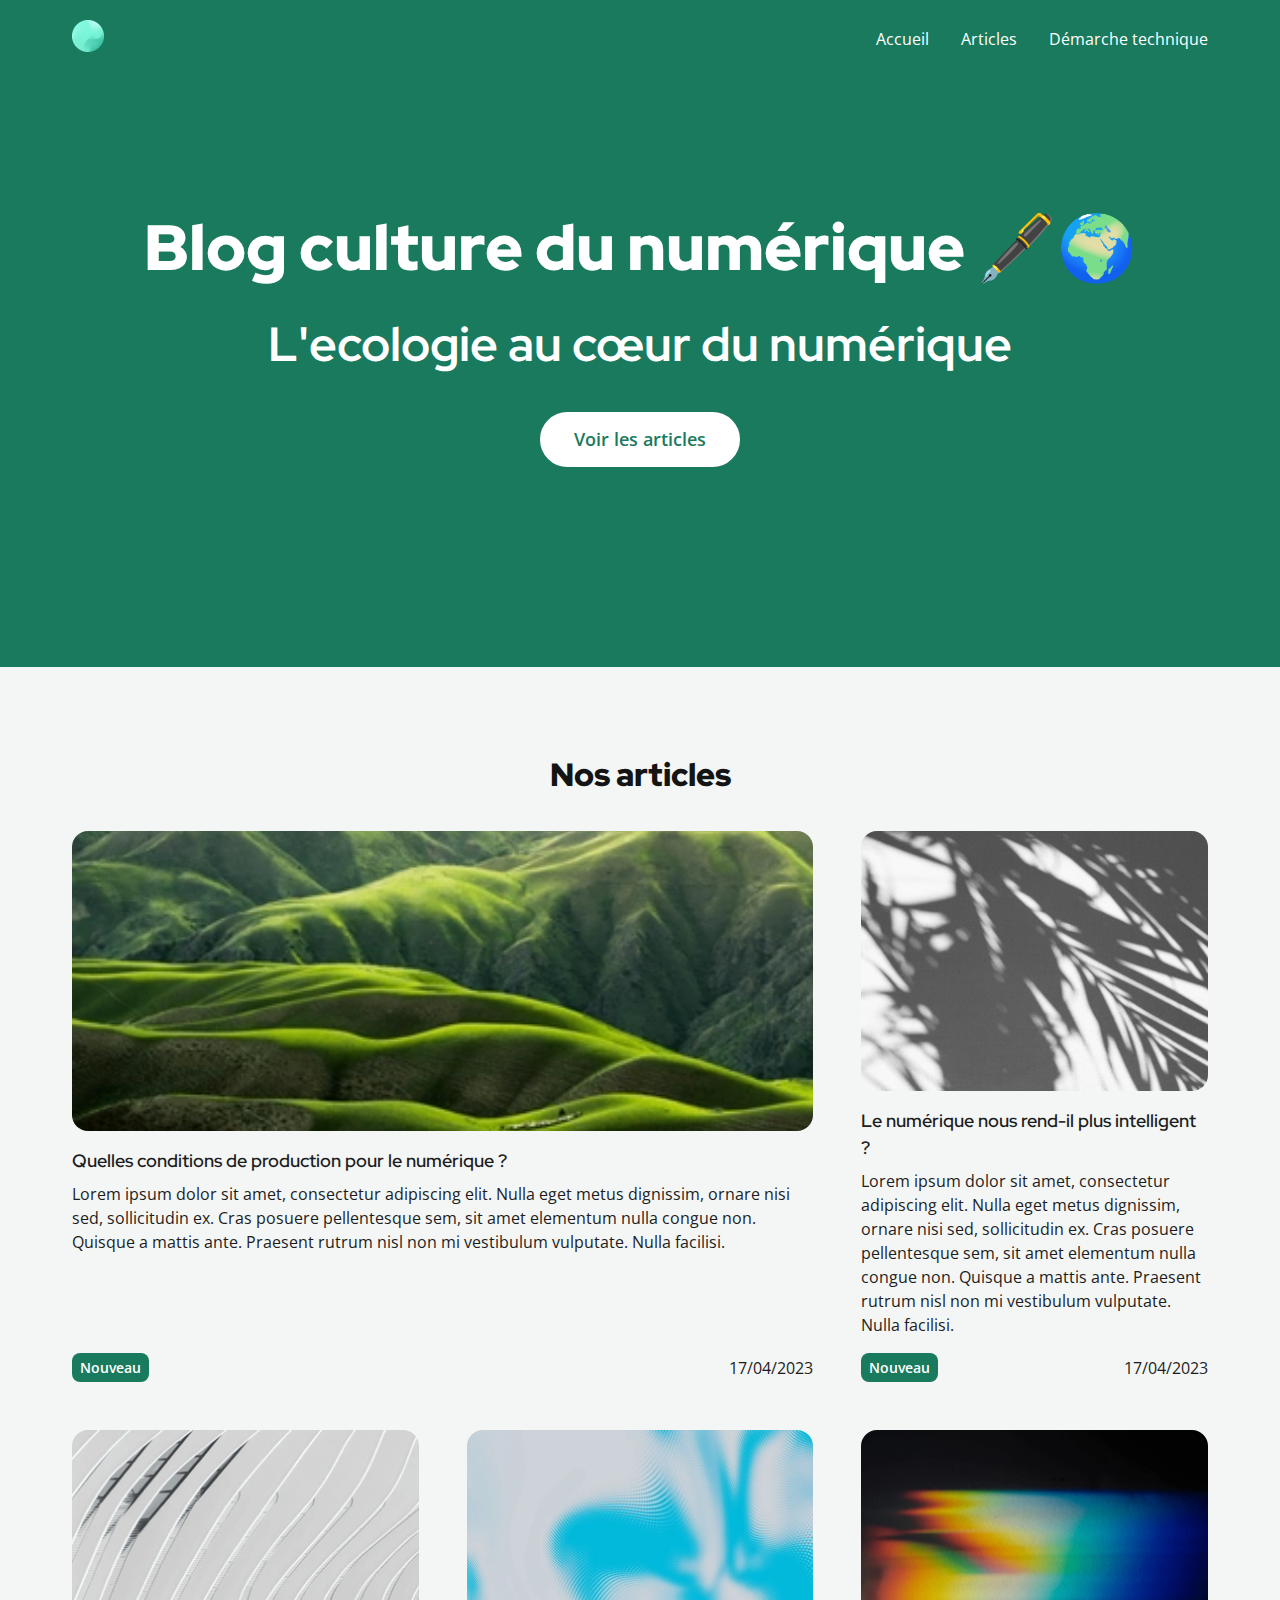
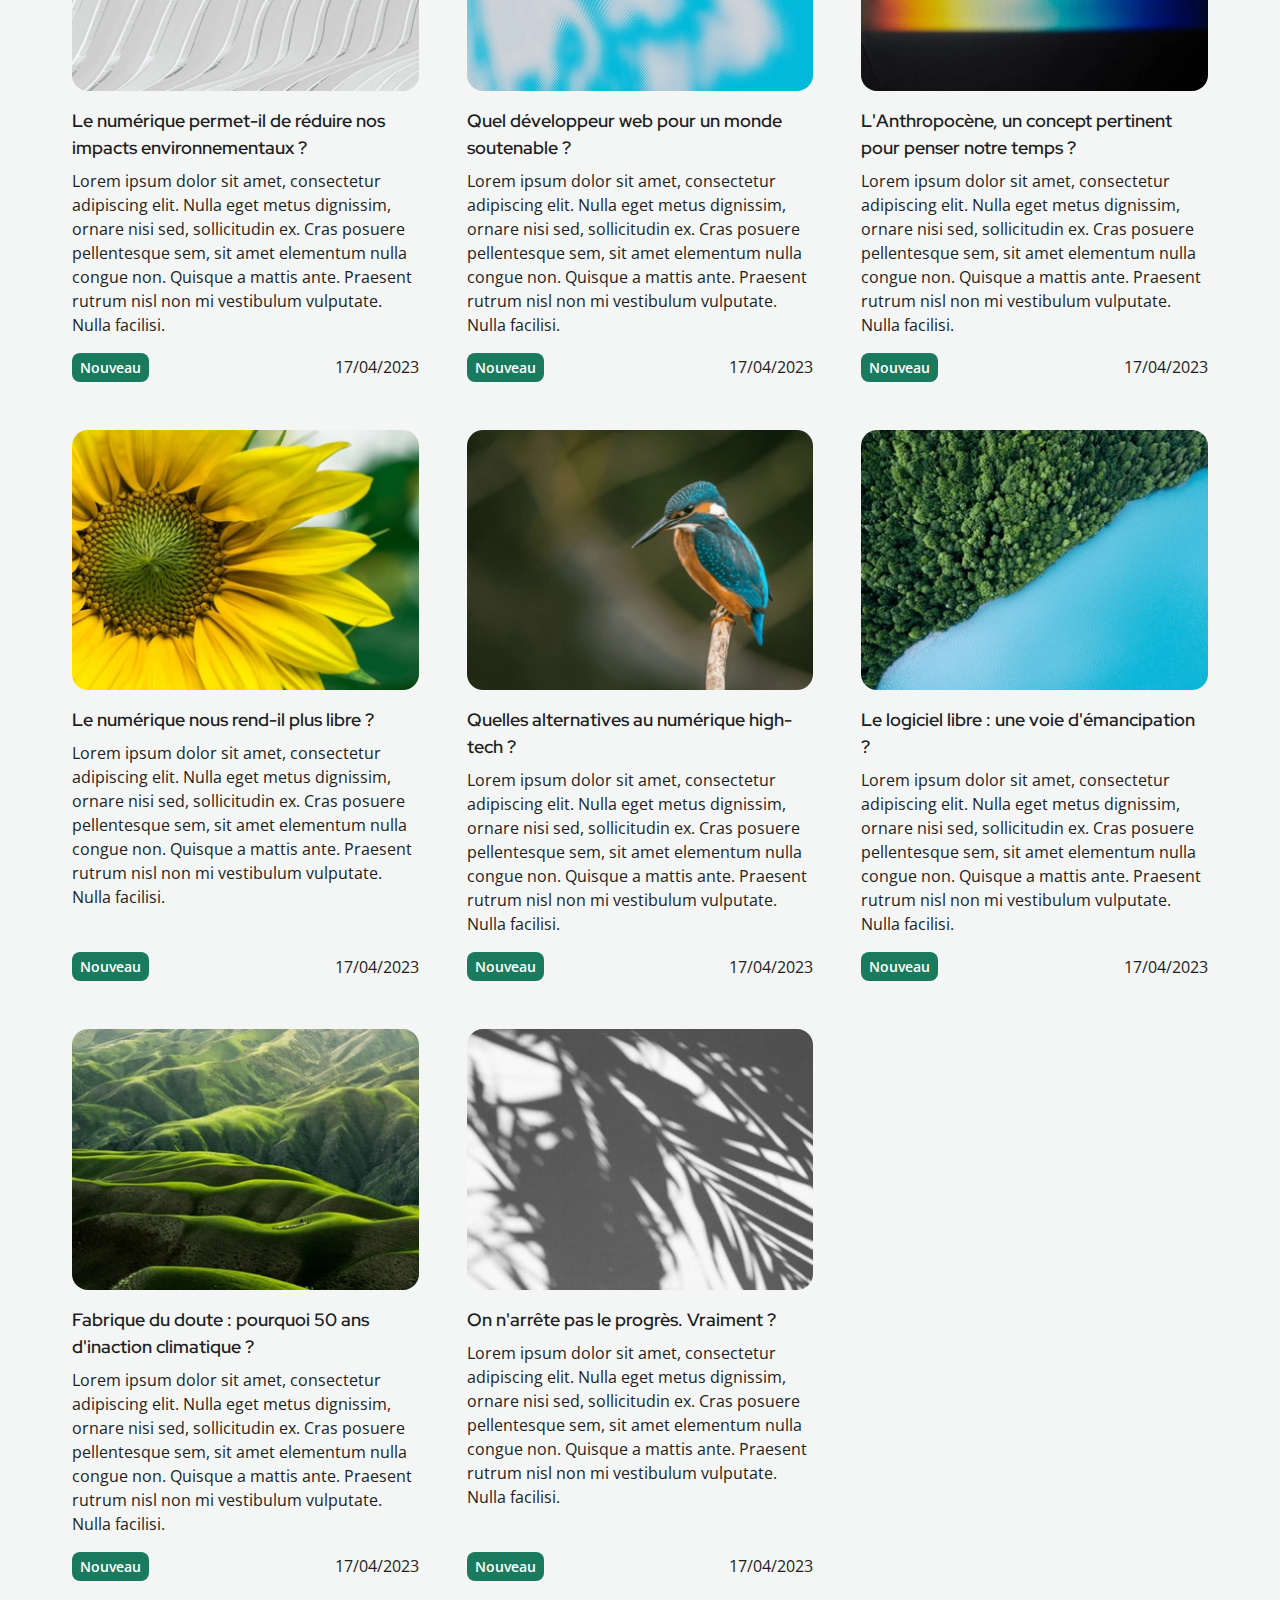
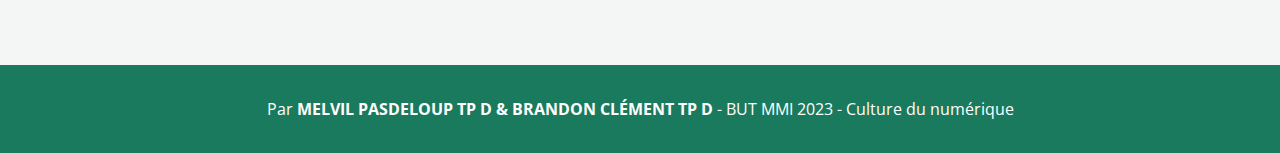
<file: index.html>
<!DOCTYPE html>
<html lang="fr">
  <head>
    <title>Blog culture du numérique</title>
    <meta name="description" content="Blog sur l'ecologie et le numérique" />
    <meta charset="utf-8" />
    <meta name="viewport" content="width=device-width, initial-scale=1.0" />
    <link rel="stylesheet" href="css/style.min.css" />
  </head>
  <body>
    <!-- Menu -->
    <nav>
      <div>
        <a href="#"><img src="images/logo.png" alt="Logo" /></a>
        <button>
          <span></span>
        </button>
        <div>
          <ul>
            <li>
              <a href="index.html">Accueil</a>
            </li>
            <li>
              <a href="#articles"> Articles </a>
              <ul>
                <li>
                  <a href="article.html"
                    >Quelles conditions de production pour le numérique?</a
                  >
                </li>
                <li>
                  <a href="#">Le numérique nous rend-il plus intelligent ?</a>
                </li>
                <li>
                  <a href="#"
                    >Le numérique permet-il de réduire nos impacts
                    environnementaux ?</a
                  >
                </li>
              </ul>
            </li>
            <li>
              <a href="technique.html">Démarche technique</a>
            </li>
          </ul>
        </div>
      </div>
    </nav>

    <div>
      <header class="center">
        <h1>Blog culture du numérique 🖋️🌍</h1>
        <h2>L'ecologie au cœur du numérique</h2>
        <a href="#articles" class="btn big white">Voir les articles</a>
      </header>

      <!-- Articles -->
      <section id="articles">
        <h1>Nos articles</h1>
        <div class="grid">
          <a href="article.html">
            <article>
              <img src="images/article_8.webp" alt="description de la photo" />
              <div>
                <div>
                  <h5>Quelles conditions de production pour le numérique ?</h5>
                  <p>
                    Lorem ipsum dolor sit amet, consectetur adipiscing elit.
                    Nulla eget metus dignissim, ornare nisi sed, sollicitudin
                    ex. Cras posuere pellentesque sem, sit amet elementum nulla
                    congue non. Quisque a mattis ante. Praesent rutrum nisl non
                    mi vestibulum vulputate. Nulla facilisi.
                  </p>
                </div>
                <footer>
                  <div class="tags"><span class="green">Nouveau</span></div>
                  <span>17/04/2023</span>
                </footer>
              </div>
            </article>
          </a>

          <a href="#">
            <article>
              <img src="images/article_1.webp" alt="description de la photo" />
              <div>
                <div>
                  <h5>Le numérique nous rend-il plus intelligent ?</h5>
                  <p>
                    Lorem ipsum dolor sit amet, consectetur adipiscing elit.
                    Nulla eget metus dignissim, ornare nisi sed, sollicitudin
                    ex. Cras posuere pellentesque sem, sit amet elementum nulla
                    congue non. Quisque a mattis ante. Praesent rutrum nisl non
                    mi vestibulum vulputate. Nulla facilisi.
                  </p>
                </div>
                <footer>
                  <div class="tags"><span class="green">Nouveau</span></div>
                  <span>17/04/2023</span>
                </footer>
              </div>
            </article>
          </a>

          <a href="#">
            <article>
              <img src="images/article_2.webp" alt="description de la photo" />
              <div>
                <div>
                  <h5>
                    Le numérique permet-il de réduire nos impacts
                    environnementaux ?
                  </h5>
                  <p>
                    Lorem ipsum dolor sit amet, consectetur adipiscing elit.
                    Nulla eget metus dignissim, ornare nisi sed, sollicitudin
                    ex. Cras posuere pellentesque sem, sit amet elementum nulla
                    congue non. Quisque a mattis ante. Praesent rutrum nisl non
                    mi vestibulum vulputate. Nulla facilisi.
                  </p>
                </div>
                <footer>
                  <div class="tags"><span class="green">Nouveau</span></div>
                  <span>17/04/2023</span>
                </footer>
              </div>
            </article>
          </a>
          <a href="#">
            <article>
              <img src="images/article_3.webp" alt="description de la photo" />
              <div>
                <div>
                  <h5>Quel développeur web pour un monde soutenable ?</h5>
                  <p>
                    Lorem ipsum dolor sit amet, consectetur adipiscing elit.
                    Nulla eget metus dignissim, ornare nisi sed, sollicitudin
                    ex. Cras posuere pellentesque sem, sit amet elementum nulla
                    congue non. Quisque a mattis ante. Praesent rutrum nisl non
                    mi vestibulum vulputate. Nulla facilisi.
                  </p>
                </div>
                <footer>
                  <div class="tags"><span class="green">Nouveau</span></div>
                  <span>17/04/2023</span>
                </footer>
              </div>
            </article>
          </a>

          <a href="#">
            <article>
              <img src="images/article_4.webp" alt="description de la photo" />
              <div>
                <div>
                  <h5>
                    L'Anthropocène, un concept pertinent pour penser notre temps
                    ?
                  </h5>
                  <p>
                    Lorem ipsum dolor sit amet, consectetur adipiscing elit.
                    Nulla eget metus dignissim, ornare nisi sed, sollicitudin
                    ex. Cras posuere pellentesque sem, sit amet elementum nulla
                    congue non. Quisque a mattis ante. Praesent rutrum nisl non
                    mi vestibulum vulputate. Nulla facilisi.
                  </p>
                </div>
                <footer>
                  <div class="tags"><span class="green">Nouveau</span></div>
                  <span>17/04/2023</span>
                </footer>
              </div>
            </article>
          </a>
          <a href="#">
            <article>
              <img src="images/article_5.webp" alt="description de la photo" />
              <div>
                <div>
                  <h5>Le numérique nous rend-il plus libre ?</h5>
                  <p>
                    Lorem ipsum dolor sit amet, consectetur adipiscing elit.
                    Nulla eget metus dignissim, ornare nisi sed, sollicitudin
                    ex. Cras posuere pellentesque sem, sit amet elementum nulla
                    congue non. Quisque a mattis ante. Praesent rutrum nisl non
                    mi vestibulum vulputate. Nulla facilisi.
                  </p>
                </div>
                <footer>
                  <div class="tags"><span class="green">Nouveau</span></div>
                  <span>17/04/2023</span>
                </footer>
              </div>
            </article>
          </a>

          <a href="#">
            <article>
              <img src="images/article_6.webp" alt="description de la photo" />
              <div>
                <div>
                  <h5>Quelles alternatives au numérique high-tech ?</h5>
                  <p>
                    Lorem ipsum dolor sit amet, consectetur adipiscing elit.
                    Nulla eget metus dignissim, ornare nisi sed, sollicitudin
                    ex. Cras posuere pellentesque sem, sit amet elementum nulla
                    congue non. Quisque a mattis ante. Praesent rutrum nisl non
                    mi vestibulum vulputate. Nulla facilisi.
                  </p>
                </div>
                <footer>
                  <div class="tags"><span class="green">Nouveau</span></div>
                  <span>17/04/2023</span>
                </footer>
              </div>
            </article>
          </a>
          <a href="#">
            <article>
              <img src="images/article_7.webp" alt="description de la photo" />
              <div>
                <div>
                  <h5>Le logiciel libre : une voie d'émancipation ?</h5>
                  <p>
                    Lorem ipsum dolor sit amet, consectetur adipiscing elit.
                    Nulla eget metus dignissim, ornare nisi sed, sollicitudin
                    ex. Cras posuere pellentesque sem, sit amet elementum nulla
                    congue non. Quisque a mattis ante. Praesent rutrum nisl non
                    mi vestibulum vulputate. Nulla facilisi.
                  </p>
                </div>
                <footer>
                  <div class="tags"><span class="green">Nouveau</span></div>
                  <span>17/04/2023</span>
                </footer>
              </div>
            </article>
          </a>

          <a href="#">
            <article>
              <img src="images/article_8.webp" alt="description de la photo" />
              <div>
                <div>
                  <h5>
                    Fabrique du doute : pourquoi 50 ans d'inaction climatique ?
                  </h5>
                  <p>
                    Lorem ipsum dolor sit amet, consectetur adipiscing elit.
                    Nulla eget metus dignissim, ornare nisi sed, sollicitudin
                    ex. Cras posuere pellentesque sem, sit amet elementum nulla
                    congue non. Quisque a mattis ante. Praesent rutrum nisl non
                    mi vestibulum vulputate. Nulla facilisi.
                  </p>
                </div>
                <footer>
                  <div class="tags"><span class="green">Nouveau</span></div>
                  <span>17/04/2023</span>
                </footer>
              </div>
            </article>
          </a>
          <a href="#">
            <article>
              <img src="images/article_1.webp" alt="description de la photo" />
              <div>
                <div>
                  <h5>On n'arrête pas le progrès. Vraiment ?</h5>
                  <p>
                    Lorem ipsum dolor sit amet, consectetur adipiscing elit.
                    Nulla eget metus dignissim, ornare nisi sed, sollicitudin
                    ex. Cras posuere pellentesque sem, sit amet elementum nulla
                    congue non. Quisque a mattis ante. Praesent rutrum nisl non
                    mi vestibulum vulputate. Nulla facilisi.
                  </p>
                </div>
                <footer>
                  <div class="tags"><span class="green">Nouveau</span></div>
                  <span>17/04/2023</span>
                </footer>
              </div>
            </article>
          </a>
        </div>
      </section>
    </div>

    <!-- Footer -->
    <footer>
      <p>
        Par
        <span style="font-weight: bold; text-transform: uppercase">
          Melvil Pasdeloup TP D & Brandon Clément TP D
        </span>
        - BUT MMI 2023 - Culture du numérique
      </p>
    </footer>
  </body>
</html>
</file>
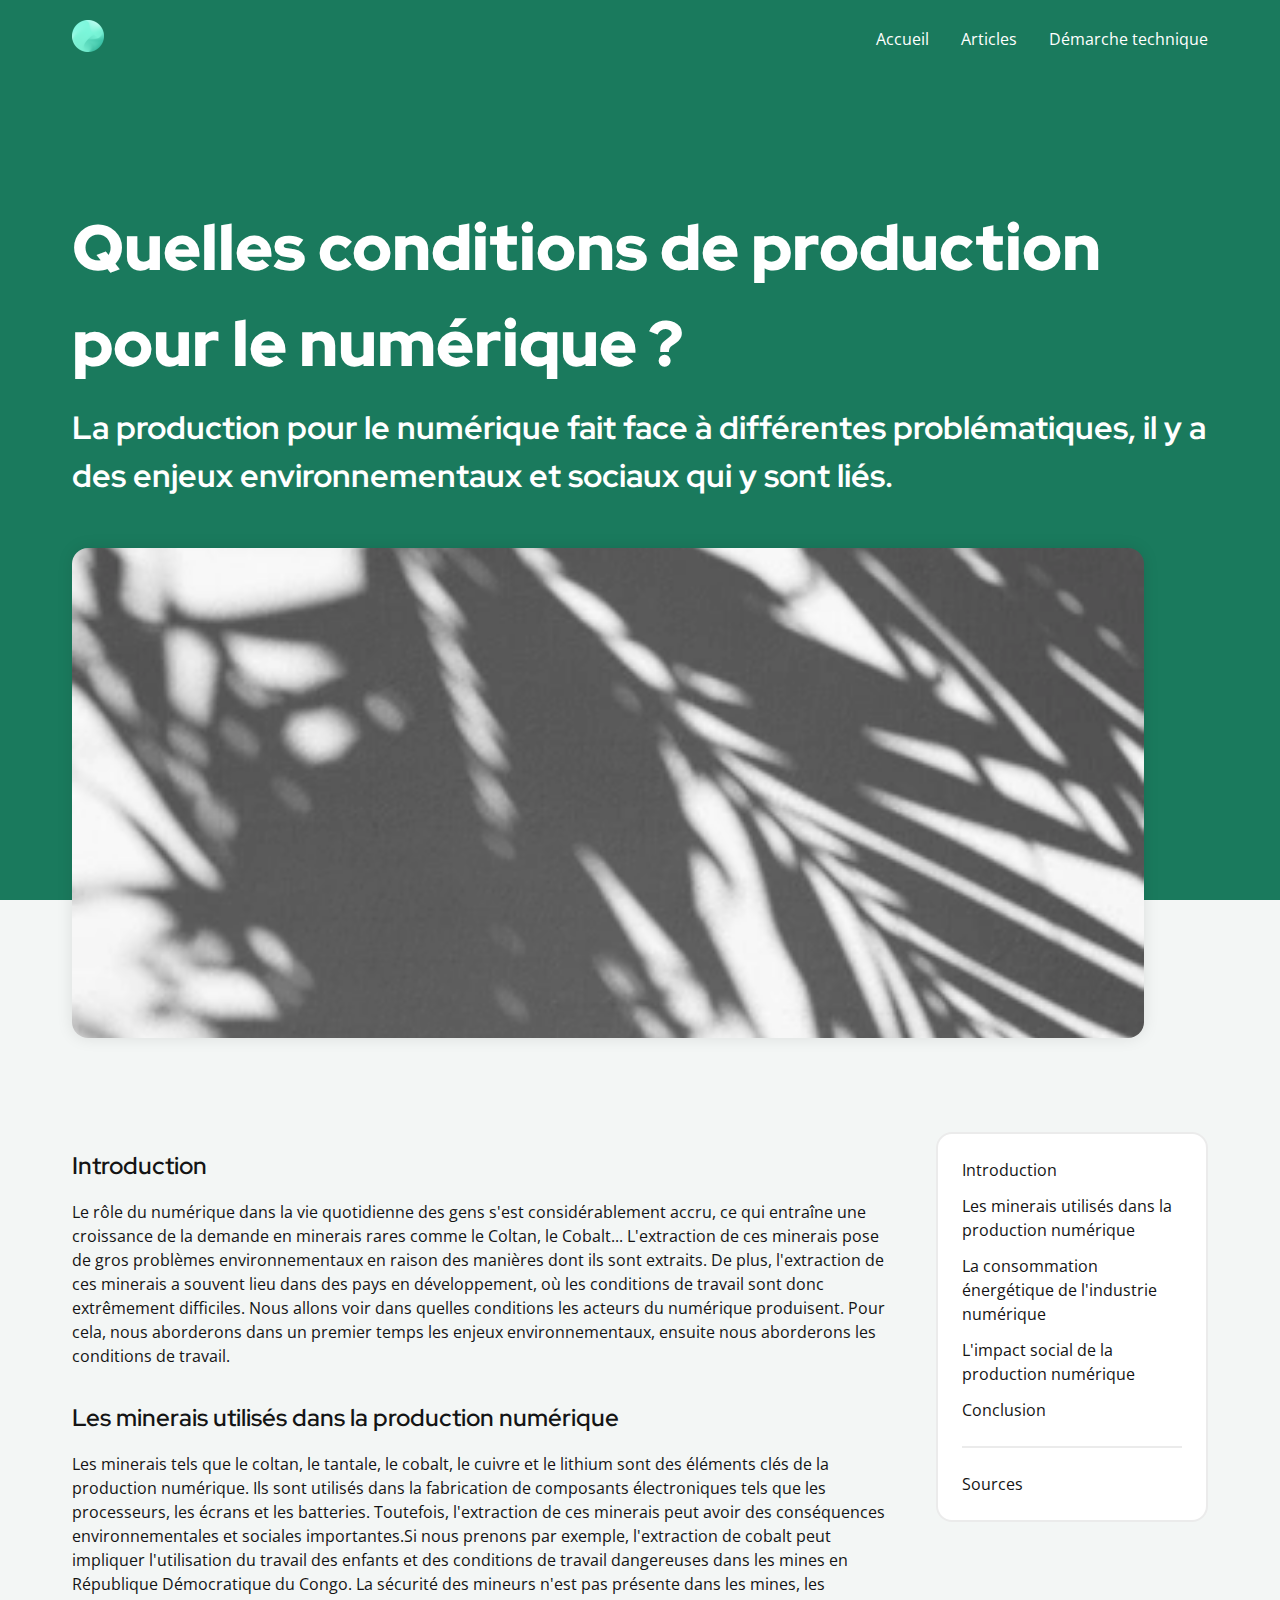
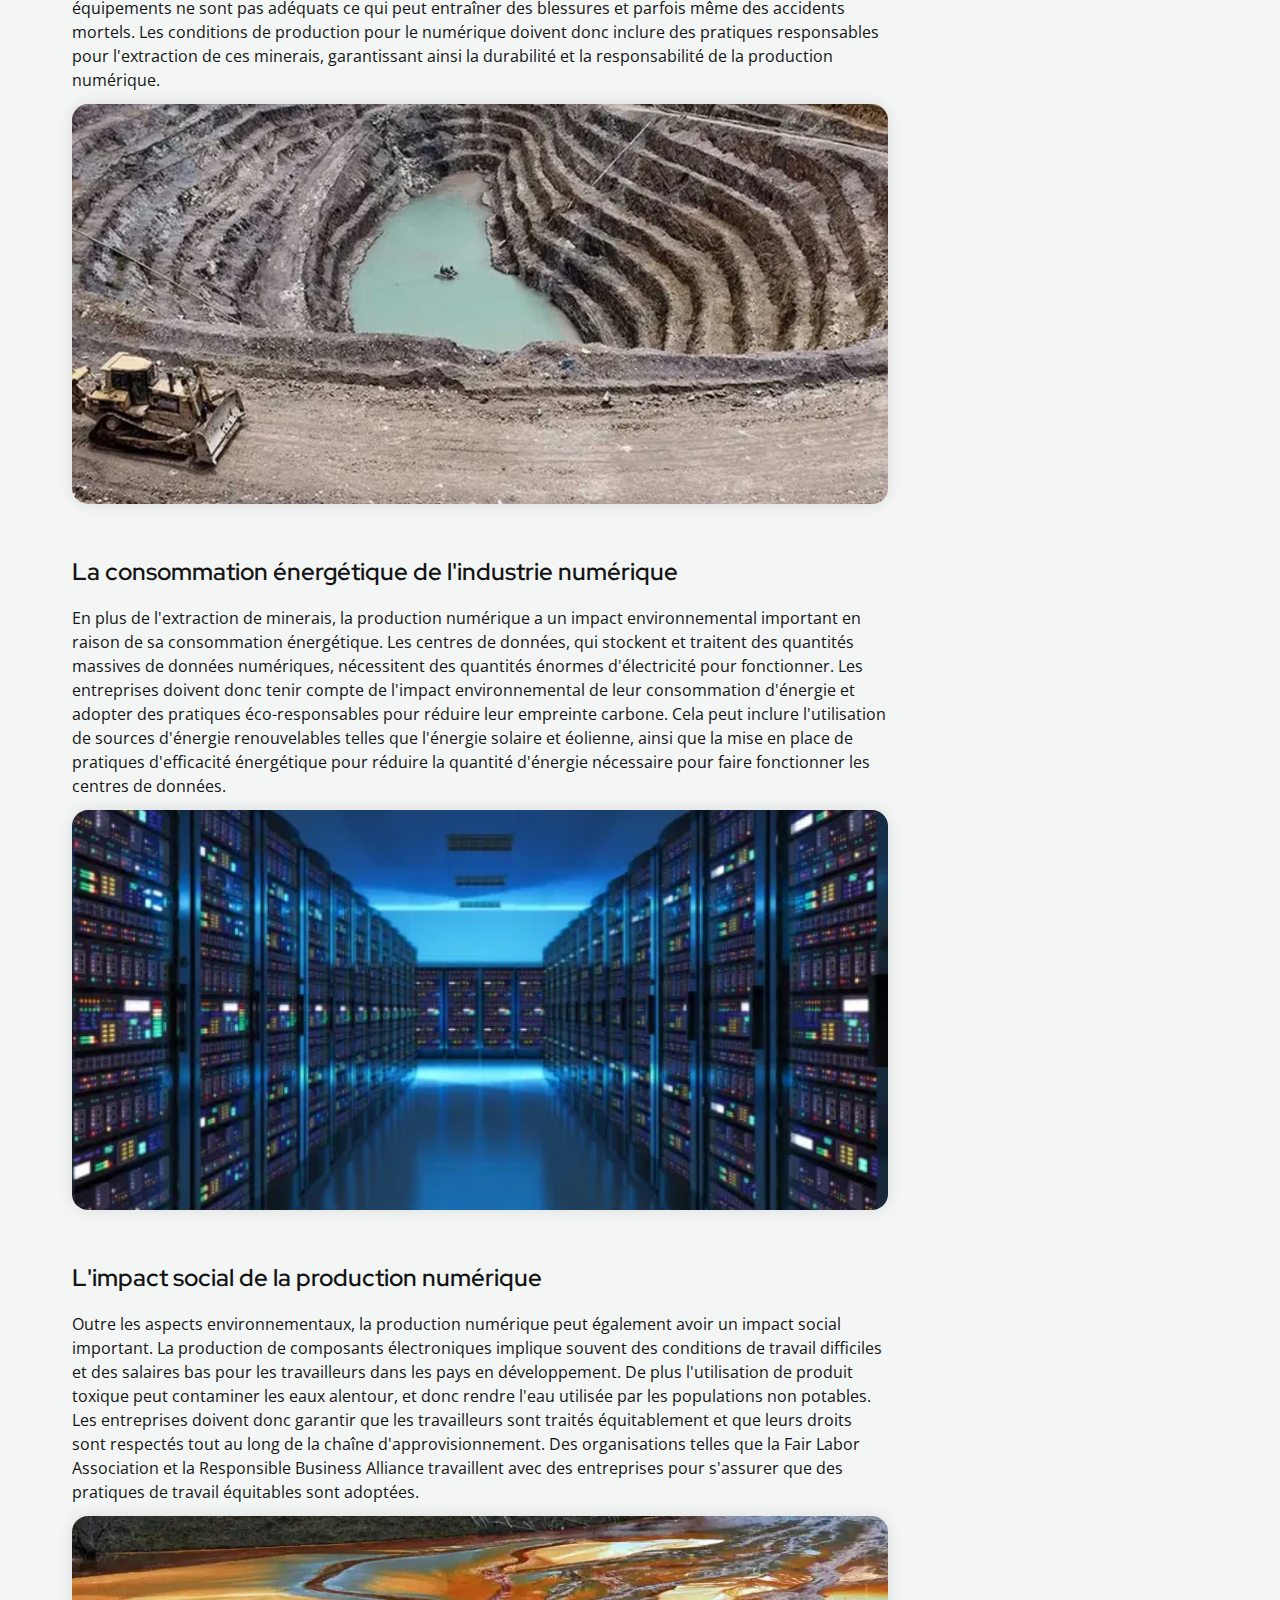
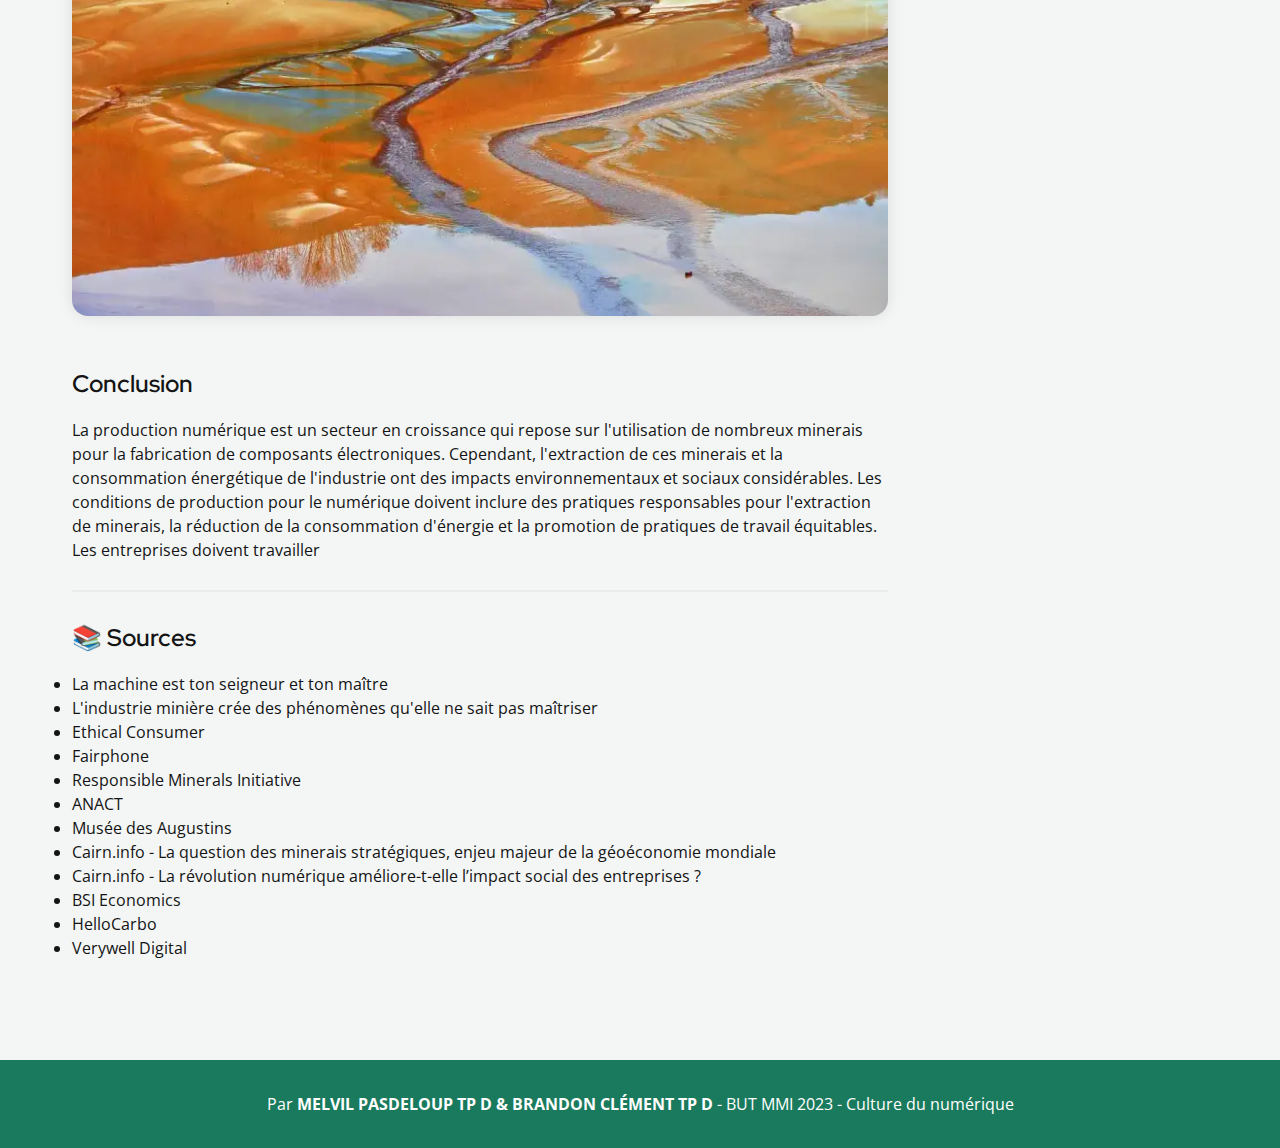
<file: article.html>
<!DOCTYPE html>
<html lang="fr">
  <head>
    <title>
      Blog culture du numérique - Quelles conditions de production pour le
      numérique?
    </title>
    <meta
      name="description"
      content="La production pour le numérique fait face à différentes
            problématiques, il y a des enjeux environnementaux et sociaux qui y
            sont liés."
    />
    <meta charset="utf-8" />
    <meta name="viewport" content="width=device-width, initial-scale=1.0" />
    <link rel="stylesheet" href="css/style.min.css" />
  </head>
  <body>
    <!-- Menu -->
    <nav>
      <div>
        <a href="index.html"><img src="images/logo.png" alt="Logo" /></a>
        <button>
          <span></span>
        </button>
        <div>
          <ul>
            <li>
              <a href="index.html">Accueil</a>
            </li>
            <li>
              <a href="index.html#articles"> Articles </a>
              <ul>
                <li>
                  <a href="article.html"
                    >Quelles conditions de production pour le numérique?</a
                  >
                </li>
                <li>
                  <a href="#">Le numérique nous rend-il plus intelligent ?</a>
                </li>
                <li>
                  <a href="#"
                    >Le numérique permet-il de réduire nos impacts
                    environnementaux ?</a
                  >
                </li>
              </ul>
            </li>
            <li>
              <a href="technique.html">Démarche technique</a>
            </li>
          </ul>
        </div>
      </div>
    </nav>

    <div>
      <header class="article">
        <div class="container">
          <h1>Quelles conditions de production pour le numérique ?</h1>
          <h2 class="small">
            La production pour le numérique fait face à différentes
            problématiques, il y a des enjeux environnementaux et sociaux qui y
            sont liés.
          </h2>
          <div class="image">
            <img src="images/article_1.webp" />
          </div>
        </div>
      </header>

      <section id="article" class="container">
        <aside>
          <nav>
            <ol>
              <li><a href="#introduction">Introduction</a></li>
              <li>
                <a href="#minerais"
                  >Les minerais utilisés dans la production numérique</a
                >
              </li>
              <li>
                <a href="#consommation"
                  >La consommation énergétique de l'industrie numérique</a
                >
              </li>
              <li>
                <a href="#social">L'impact social de la production numérique</a>
              </li>
              <li><a href="#conclusion">Conclusion</a></li>
              <li><hr /></li>
              <li><a href="#sources">Sources</a></li>
            </ol>
          </nav>
        </aside>

        <div>
          <section id="introduction">
            <h3>Introduction</h3>
            <p>
              Le rôle du numérique dans la vie quotidienne des gens s'est
              considérablement accru, ce qui entraîne une croissance de la
              demande en minerais rares comme le Coltan, le Cobalt...
              L'extraction de ces minerais pose de gros problèmes
              environnementaux en raison des manières dont ils sont extraits. De
              plus, l'extraction de ces minerais a souvent lieu dans des pays en
              développement, où les conditions de travail sont donc extrêmement
              difficiles. Nous allons voir dans quelles conditions les acteurs
              du numérique produisent. Pour cela, nous aborderons dans un
              premier temps les enjeux environnementaux, ensuite nous aborderons
              les conditions de travail.
            </p>
          </section>
          <section id="minerais">
            <h3>Les minerais utilisés dans la production numérique</h3>
            <p>
              Les minerais tels que le coltan, le tantale, le cobalt, le cuivre
              et le lithium sont des éléments clés de la production numérique.
              Ils sont utilisés dans la fabrication de composants électroniques
              tels que les processeurs, les écrans et les batteries. Toutefois,
              l'extraction de ces minerais peut avoir des conséquences
              environnementales et sociales importantes.Si nous prenons par
              exemple, l'extraction de cobalt peut impliquer l'utilisation du
              travail des enfants et des conditions de travail dangereuses dans
              les mines en République Démocratique du Congo. La sécurité des
              mineurs n'est pas présente dans les mines, les équipements ne sont
              pas adéquats ce qui peut entraîner des blessures et parfois même
              des accidents mortels. Les conditions de production pour le
              numérique doivent donc inclure des pratiques responsables pour
              l'extraction de ces minerais, garantissant ainsi la durabilité et
              la responsabilité de la production numérique.
            </p>
            <img src="images/mine.webp" />
          </section>
          <section id="consommation">
            <h3>La consommation énergétique de l'industrie numérique</h3>
            <p>
              En plus de l'extraction de minerais, la production numérique a un
              impact environnemental important en raison de sa consommation
              énergétique. Les centres de données, qui stockent et traitent des
              quantités massives de données numériques, nécessitent des
              quantités énormes d'électricité pour fonctionner. Les entreprises
              doivent donc tenir compte de l'impact environnemental de leur
              consommation d'énergie et adopter des pratiques éco-responsables
              pour réduire leur empreinte carbone. Cela peut inclure
              l'utilisation de sources d'énergie renouvelables telles que
              l'énergie solaire et éolienne, ainsi que la mise en place de
              pratiques d'efficacité énergétique pour réduire la quantité
              d'énergie nécessaire pour faire fonctionner les centres de
              données.
            </p>
            <img src="images/datacenter.webp" />
          </section>
          <section id="social">
            <h3>L'impact social de la production numérique</h3>
            <p>
              Outre les aspects environnementaux, la production numérique peut
              également avoir un impact social important. La production de
              composants électroniques implique souvent des conditions de
              travail difficiles et des salaires bas pour les travailleurs dans
              les pays en développement. De plus l'utilisation de produit
              toxique peut contaminer les eaux alentour, et donc rendre l'eau
              utilisée par les populations non potables. Les entreprises doivent
              donc garantir que les travailleurs sont traités équitablement et
              que leurs droits sont respectés tout au long de la chaîne
              d'approvisionnement. Des organisations telles que la Fair Labor
              Association et la Responsible Business Alliance travaillent avec
              des entreprises pour s'assurer que des pratiques de travail
              équitables sont adoptées.
            </p>
            <img src="images/eau_orange.webp" />
          </section>
          <section id="conclusion">
            <h3>Conclusion</h3>
            <p>
              La production numérique est un secteur en croissance qui repose
              sur l'utilisation de nombreux minerais pour la fabrication de
              composants électroniques. Cependant, l'extraction de ces minerais
              et la consommation énergétique de l'industrie ont des impacts
              environnementaux et sociaux considérables. Les conditions de
              production pour le numérique doivent inclure des pratiques
              responsables pour l'extraction de minerais, la réduction de la
              consommation d'énergie et la promotion de pratiques de travail
              équitables. Les entreprises doivent travailler
            </p>
          </section>
          <hr />
          <section id="sources">
            <h3>📚 Sources</h3>
            <ul>
              <li>
                <a
                  href="https://agone.org/livres/la-machine-est-ton-seigneur-et-ton-maitre"
                  target="_blank"
                  >La machine est ton seigneur et ton maître</a
                >
              </li>
              <li>
                <a
                  href="https://www.cairn.info/revue-z-2018-1-page-50.htm"
                  target="_blank"
                  >L'industrie minière crée des phénomènes qu'elle ne sait pas
                  maîtriser
                </a>
              </li>
              <li>
                <a
                  href="https://www.ethicalconsumer.org/technology"
                  targe="_blank"
                  >Ethical Consumer</a
                >
              </li>
              <li>
                <a href="https://www.fairphone.com/en/story/" target="_blank"
                  >Fairphone</a
                >
              </li>
              <li>
                <a
                  href="https://www.responsiblemineralsinitiative.org/"
                  target="_blank"
                  >Responsible Minerals Initiative</a
                >
              </li>
              <li>
                <a
                  href="https://www.anact.fr/numerique-et-conditions-de-travail-des-defis-essentiels-relever-pour-lentreprise"
                  target="_blank"
                  >ANACT</a
                >
              </li>
              <li>
                <a
                  href="https://www.museum.toulouse.fr/-/du-silex-au-smartphone-a-la-conquete-des-technologies-et-des-metaux-rares"
                  target="_blank"
                  >Musée des Augustins</a
                >
              </li>
              <li>
                <a
                  href="https://www.cairn.info/revue-geoeconomie-2011-4-page-17.htm"
                  target="_blank"
                  >Cairn.info - La question des minerais stratégiques, enjeu
                  majeur de la géoéconomie mondiale</a
                >
              </li>
              <li>
                <a
                  href="https://www.cairn.info/rse-et-numerique--9782376875277-page-54.htm"
                  target="_blank"
                  >Cairn.info - La révolution numérique améliore-t-elle l’impact
                  social des entreprises ?</a
                >
              </li>
              <li>
                <a
                  href="http://www.bsi-economics.org/992-pollution-numerique-impact-environnemental-ggg"
                  target="_blank"
                  >BSI Economics</a
                >
              </li>
              <li>
                <a
                  href="https://www.hellocarbo.com/blog/calculer/impact-du-numerique-sur-l-environnement/"
                  target="_blank"
                  >HelloCarbo</a
                >
              </li>
              <li>
                <a
                  href="https://www.verywell.digital/limpact-du-numerique-sur-lenvironnement"
                  target="_blank"
                  >Verywell Digital</a
                >
              </li>
            </ul>
          </section>
        </div>
      </section>
    </div>

    <!-- Footer -->
    <footer>
      <p>
        Par
        <span style="font-weight: bold; text-transform: uppercase">
          Melvil Pasdeloup TP D & Brandon Clément TP D
        </span>
        - BUT MMI 2023 - Culture du numérique
      </p>
    </footer>
  </body>
</html>
</file>
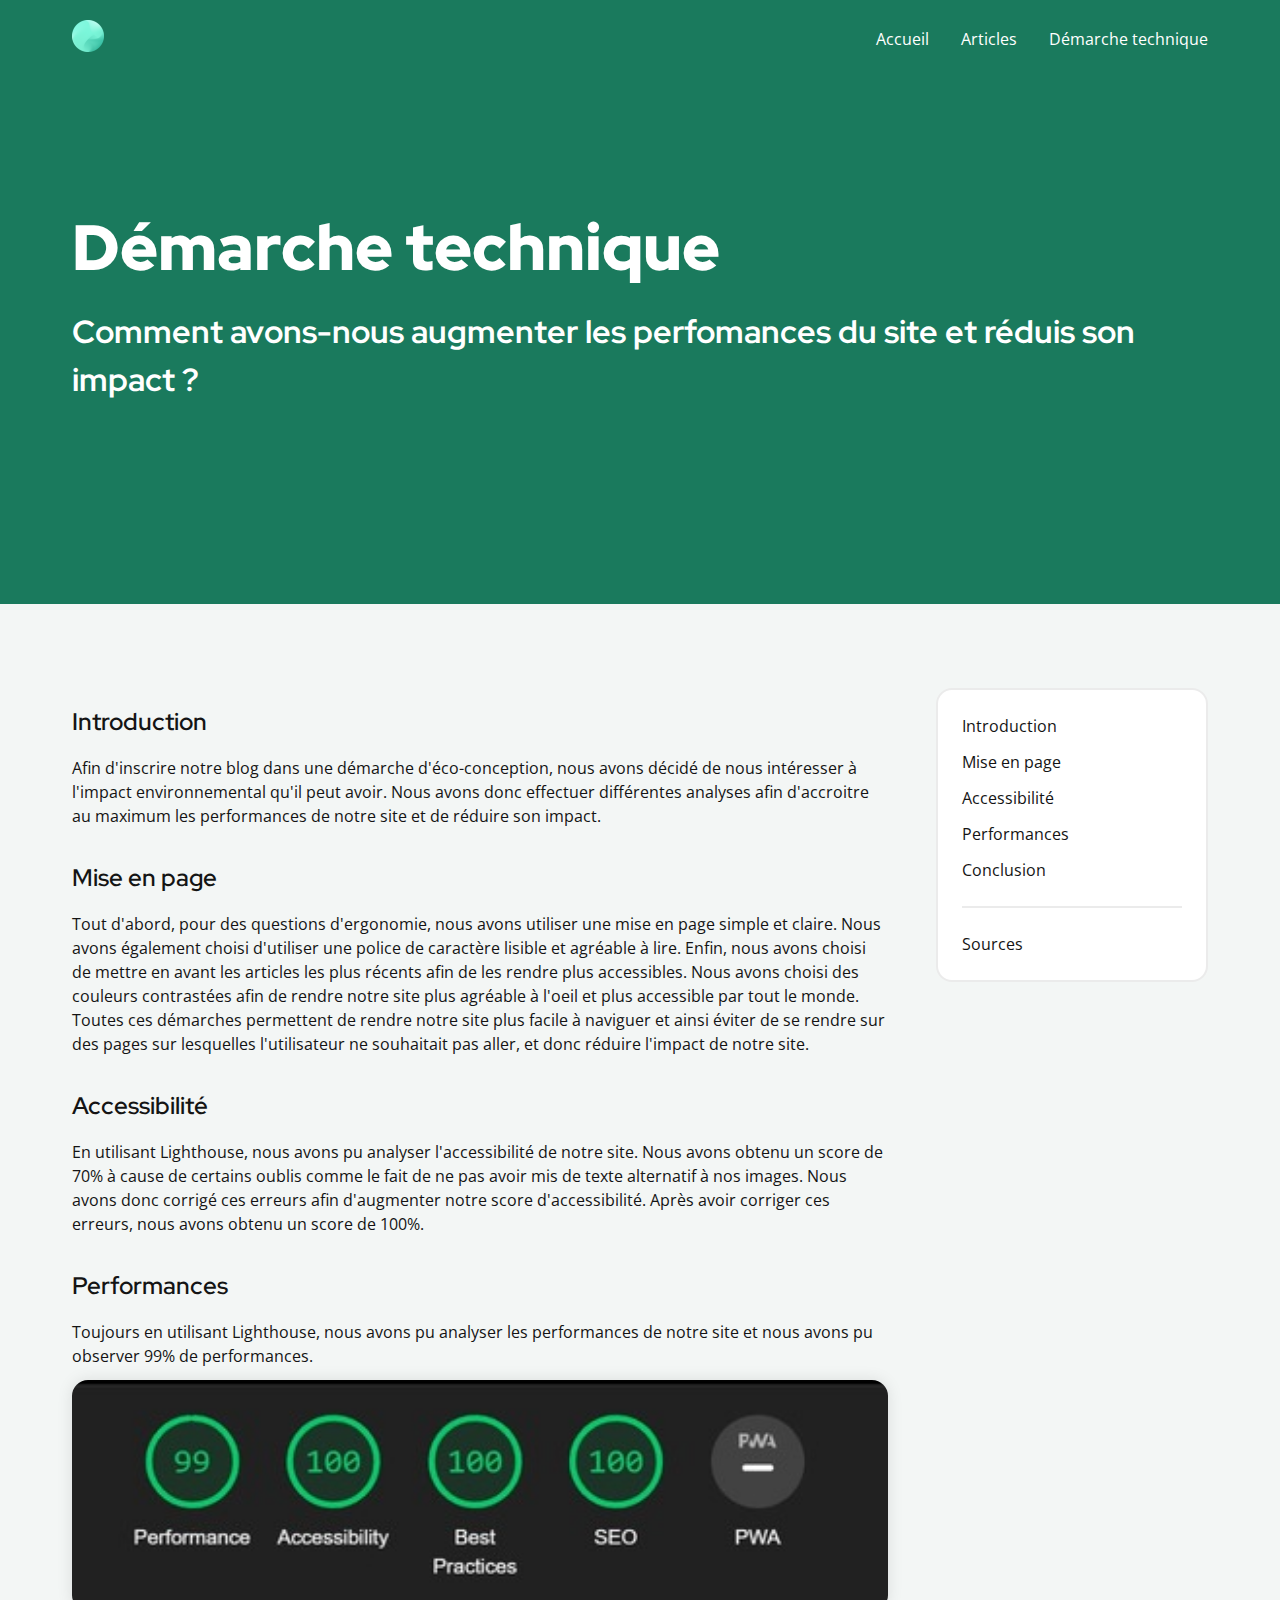
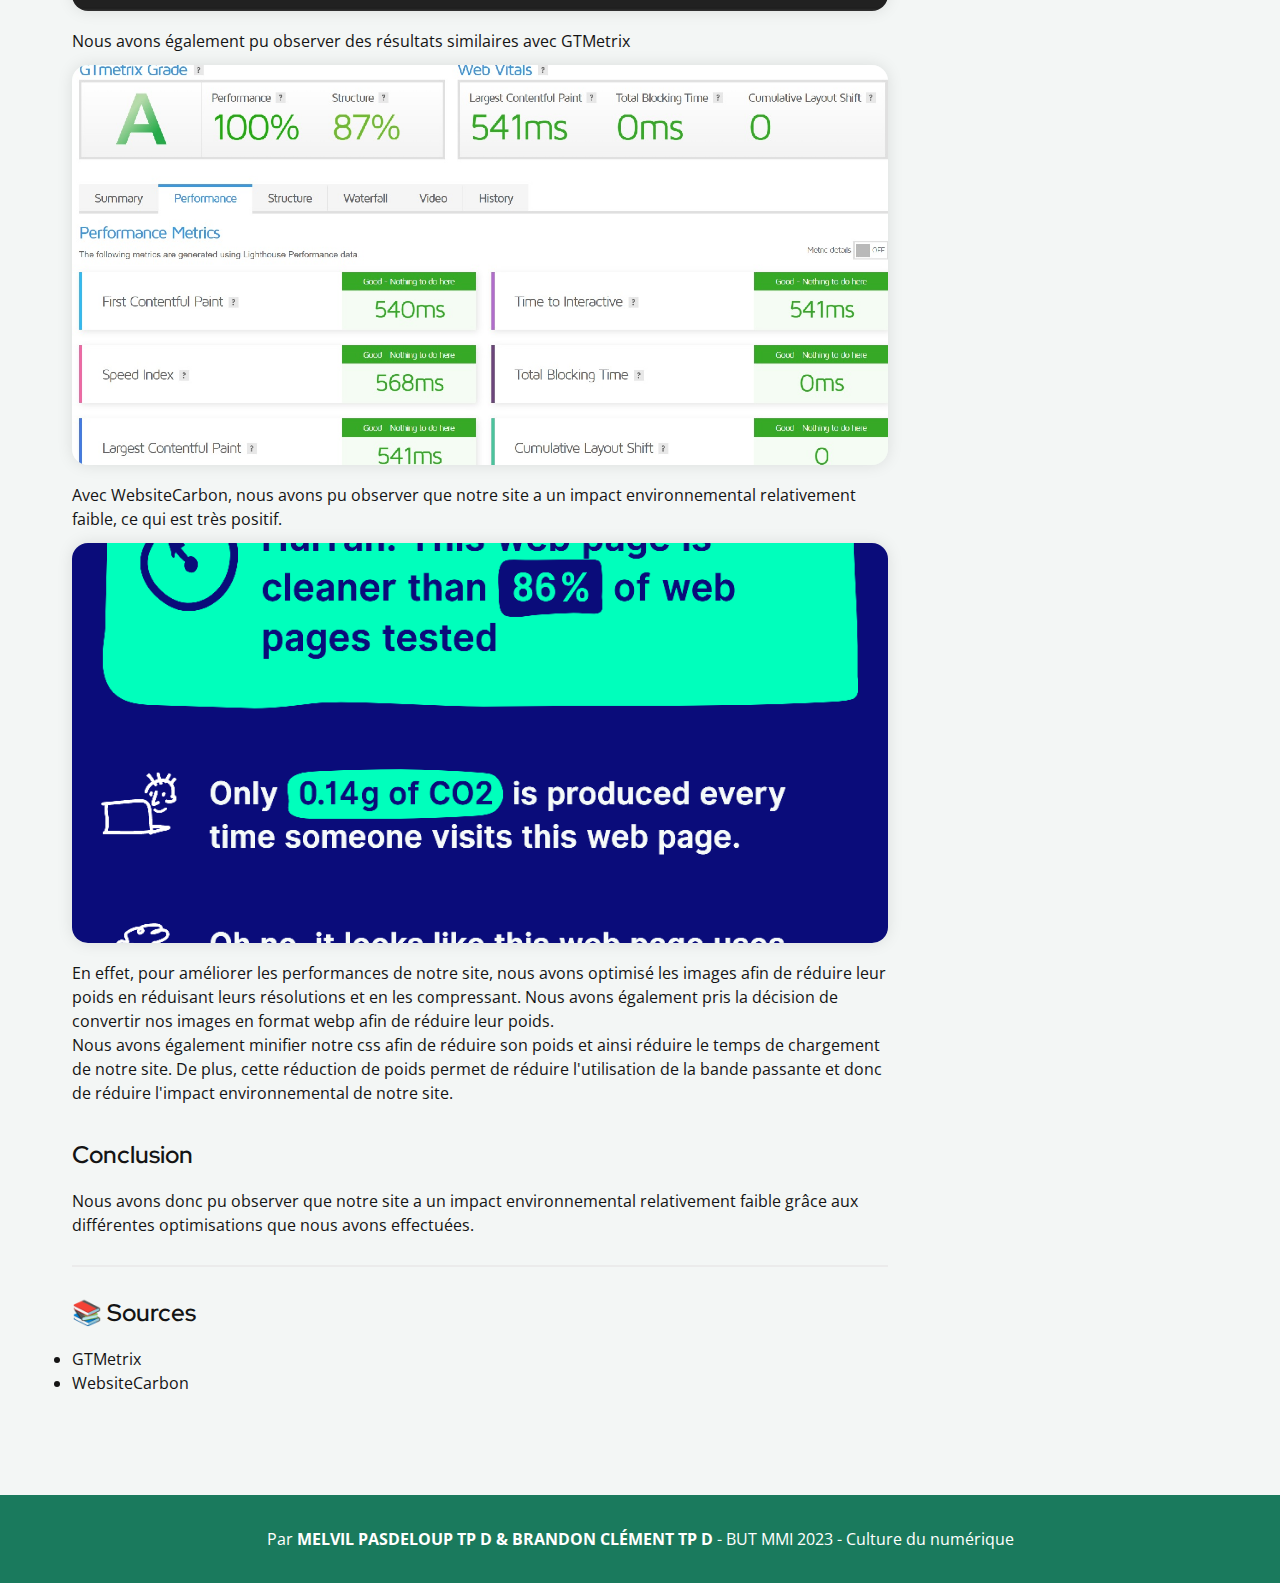
<file: technique.html>
<!DOCTYPE html>
<html lang="fr">
  <head>
    <title>Blog culture du numérique</title>
    <meta name="description" content="Notre démarche d'éco-conception" />
    <meta charset="utf-8" />
    <meta name="viewport" content="width=device-width, initial-scale=1.0" />
    <link rel="stylesheet" href="css/style.min.css" />
  </head>
  <body>
    <!-- Menu -->
    <nav>
      <div>
        <a href="index.html"><img src="images/logo.png" alt="Logo" /></a>
        <button>
          <span></span>
        </button>
        <div>
          <ul>
            <li>
              <a href="index.html#">Accueil</a>
            </li>
            <li>
              <a href="index.html#articles"> Articles </a>
              <ul>
                <li>
                  <a href="article.html"
                    >Quelles conditions de production pour le numérique?</a
                  >
                </li>
                <li>
                  <a href="#">Le numérique nous rend-il plus intelligent ?</a>
                </li>
                <li>
                  <a href="#"
                    >Le numérique permet-il de réduire nos impacts
                    environnementaux ?</a
                  >
                </li>
              </ul>
            </li>
            <li>
              <a href="technique.html">Démarche technique</a>
            </li>
          </ul>
        </div>
      </div>
    </nav>

    <div>
      <header>
        <div class="container">
          <h1>Démarche technique</h1>
          <h2 class="small">
            Comment avons-nous augmenter les perfomances du site et réduis son
            impact ?
          </h2>
        </div>
      </header>

      <section id="article" class="container">
        <aside>
          <nav>
            <ol>
              <li><a href="#introduction">Introduction</a></li>
              <li><a href="#mise_en_page">Mise en page</a></li>
              <li><a href="#accessibilite">Accessibilité</a></li>
              <li><a href="#performances">Performances</a></li>
              <li><a href="#conclusion">Conclusion</a></li>
              <li><hr /></li>
              <li><a href="#sources">Sources</a></li>
            </ol>
          </nav>
        </aside>

        <div>
          <section id="introduction">
            <h3>Introduction</h3>
            <p>
              Afin d'inscrire notre blog dans une démarche d'éco-conception,
              nous avons décidé de nous intéresser à l'impact environnemental
              qu'il peut avoir. Nous avons donc effectuer différentes analyses
              afin d'accroitre au maximum les performances de notre site et de
              réduire son impact.
            </p>
          </section>
          <section id="mise_en_page">
            <h3>Mise en page</h3>
            <p>
              Tout d'abord, pour des questions d'ergonomie, nous avons utiliser
              une mise en page simple et claire. Nous avons également choisi
              d'utiliser une police de caractère lisible et agréable à lire.
              Enfin, nous avons choisi de mettre en avant les articles les plus
              récents afin de les rendre plus accessibles. Nous avons choisi des
              couleurs contrastées afin de rendre notre site plus agréable à
              l'oeil et plus accessible par tout le monde. Toutes ces démarches
              permettent de rendre notre site plus facile à naviguer et ainsi
              éviter de se rendre sur des pages sur lesquelles l'utilisateur ne
              souhaitait pas aller, et donc réduire l'impact de notre site.
            </p>
          </section>
          <section id="accessibilite">
            <h3>Accessibilité</h3>
            En utilisant Lighthouse, nous avons pu analyser l'accessibilité de
            notre site. Nous avons obtenu un score de 70% à cause de certains
            oublis comme le fait de ne pas avoir mis de texte alternatif à nos
            images. Nous avons donc corrigé ces erreurs afin d'augmenter notre
            score d'accessibilité. Après avoir corriger ces erreurs, nous avons
            obtenu un score de 100%.
          </section>
          <section id="performances">
            <h3>Performances</h3>
            <p>
              Toujours en utilisant Lighthouse, nous avons pu analyser les
              performances de notre site et nous avons pu observer 99% de
              performances.<br />
              <img src="images/score_lighthouse.webp" alt="Lighthouse" />
              Nous avons également pu observer des résultats similaires avec
              GTMetrix
              <img src="images/gtmetrix.webp" alt="GTMetrix Stats" />
              Avec WebsiteCarbon, nous avons pu observer que notre site a un
              impact environnemental relativement faible, ce qui est très
              positif.
              <img src="images/websitecarbon.webp" alt="WebsiteCarbon Stats" />
              En effet, pour améliorer les performances de notre site, nous
              avons optimisé les images afin de réduire leur poids en réduisant
              leurs résolutions et en les compressant. Nous avons également pris
              la décision de convertir nos images en format webp afin de réduire
              leur poids.<br />
              Nous avons également minifier notre css afin de réduire son poids
              et ainsi réduire le temps de chargement de notre site. De plus,
              cette réduction de poids permet de réduire l'utilisation de la
              bande passante et donc de réduire l'impact environnemental de
              notre site.<br />
            </p>
          </section>
          <section id="conclusion">
            <h3>Conclusion</h3>
            <p>
              Nous avons donc pu observer que notre site a un impact
              environnemental relativement faible grâce aux différentes
              optimisations que nous avons effectuées.
            </p>
          </section>
          <hr />
          <section id="sources">
            <h3>📚 Sources</h3>
            <ul>
              <li>
                <a href="https://gtmetrix.com/" target="_blank"> GTMetrix </a>
              </li>
              <li>
                <a href="https://websitecarbon.com/" target="_blank">
                  WebsiteCarbon
                </a>
              </li>
            </ul>
          </section>
        </div>
      </section>
    </div>

    <!-- Footer -->
    <footer>
      <p>
        Par
        <span style="font-weight: bold; text-transform: uppercase">
          Melvil Pasdeloup TP D & Brandon Clément TP D
        </span>
        - BUT MMI 2023 - Culture du numérique
      </p>
    </footer>
  </body>
</html>
</file>
<file: css/style.min.css>
��@ i m p o r t   u r l ( h t t p s : / / f o n t s . g o o g l e a p i s . c o m / c s s 2 ? f a m i l y = O p e n + S a n s : w g h t @ 4 0 0 ; 6 0 0 & f a m i l y = R e d + H a t + D i s p l a y : w g h t @ 7 0 0 ; 9 0 0 & d i s p l a y = s w a p ) ; * { b o x - s i z i n g : b o r d e r - b o x ; m a r g i n : 0 ; p a d d i n g : 0 } h t m l { s c r o l l - b e h a v i o r : s m o o t h } b o d y { f o n t - f a m i l y : " O p e n   S a n s " , s a n s - s e r i f ; f o n t - s i z e : 1 6 p x ; l i n e - h e i g h t : 1 . 5 ; c o l o r : # 1 4 1 4 1 4 ; b a c k g r o u n d : # f 3 f 6 f 5 } h 1 , h 2 , h 3 , h 4 , h 5 , h 6 { f o n t - f a m i l y : " R e d   H a t   D i s p l a y " , s a n s - s e r i f ; f o n t - w e i g h t : 9 0 0 } b o d y > n a v   a { c o l o r : # f f f ; t e x t - d e c o r a t i o n : n o n e } a { c o l o r : # 1 4 1 4 1 4 ; t e x t - d e c o r a t i o n : n o n e } n a v { p o s i t i o n : a b s o l u t e ; t o p : 0 ; l e f t : 5 0 % ; w i d t h : 1 0 0 % ; m a x - w i d t h : 1 2 0 0 p x ; t r a n s f o r m : t r a n s l a t e X ( - 5 0 % ) ; p a d d i n g : 2 0 p x   3 2 p x } n a v > d i v { d i s p l a y : f l e x ; j u s t i f y - c o n t e n t : s p a c e - b e t w e e n ; a l i g n - i t e m s : c e n t e r } n a v > d i v > b u t t o n { d i s p l a y : n o n e } n a v > d i v > d i v > u l { d i s p l a y : f l e x ; l i s t - s t y l e : n o n e ; g a p : 3 2 p x } n a v   u l > l i > u l { d i s p l a y : n o n e } n a v   u l > l i { p o s i t i o n : r e l a t i v e } n a v   u l > l i : h o v e r > u l { d i s p l a y : b l o c k ; p o s i t i o n : a b s o l u t e ; t o p : 1 0 0 % ; l e f t : 5 0 % ; t r a n s f o r m : t r a n s l a t e X ( - 5 0 % ) ; b a c k g r o u n d : # 0 c 8 f 6 a ; p a d d i n g : 1 6 p x ; b o r d e r - r a d i u s : 8 p x ; z - i n d e x : 1 ; l i s t - s t y l e : n o n e ; w i d t h : 3 0 0 p x } n a v   u l > l i : h o v e r > u l > l i { b o r d e r - r a d i u s : 8 p x } n a v   u l > l i : h o v e r > u l > l i : h o v e r { b a c k g r o u n d : # 1 a 7 a 5 d } n a v   u l > l i : h o v e r > u l > l i > a { p a d d i n g : 8 p x   1 6 p x ; d i s p l a y : b l o c k } n a v   i m g { w i d t h : 3 2 p x ; h e i g h t : 3 2 p x } h e a d e r { p a d d i n g : 2 0 0 p x   3 2 p x ; b a c k g r o u n d : # 1 a 7 a 5 d } h e a d e r . c e n t e r { t e x t - a l i g n : c e n t e r } h e a d e r   h 1 { f o n t - s i z e : 6 4 p x ; c o l o r : # f f f } h e a d e r   h 2 { f o n t - s i z e : 4 8 p x ; c o l o r : # f f f ; m a r g i n - t o p : 1 2 p x ; f o n t - w e i g h t : 7 0 0 } h e a d e r   h 2 . s m a l l { f o n t - s i z e : 3 2 p x } h e a d e r   . b t n { m a r g i n - t o p : 3 2 p x } i m g { w i d t h : 1 0 0 % } . b t n { d i s p l a y : i n l i n e - b l o c k ; p a d d i n g : 1 0 p x   2 0 p x ; b o r d e r - r a d i u s : 1 2 0 p x ; b a c k g r o u n d : # 1 a 7 a 5 d ; c o l o r : # f f f ; t e x t - d e c o r a t i o n : n o n e ; f o n t - s i z e : 1 8 p x ; b o r d e r : 2 p x   s o l i d   # f f f ; f o n t - w e i g h t : 6 0 0 ; t r a n s i t i o n : a l l   . 3 s   c u b i c - b e z i e r ( . 2 5 ,   . 8 ,   . 2 5 ,   1 ) } . b t n : h o v e r { b a c k g r o u n d : # f f f ; c o l o r : # 1 a 7 a 5 d ; t r a n s f o r m : s c a l e ( 1 . 0 5 )   t r a n s l a t e Y ( - 2 p x ) } . b t n . w h i t e { b a c k g r o u n d : # f f f ; c o l o r : # 1 a 7 a 5 d } . b t n . w h i t e : h o v e r { b a c k g r o u n d : # f 3 f 3 f 3 f 1 } . b t n . b i g { p a d d i n g : 1 2 p x   3 2 p x } s e c t i o n { m a x - w i d t h : 1 2 0 0 p x ; m a r g i n : 0   a u t o ; p a d d i n g : 8 4 p x   0 } # a r t i c l e s > h 1 { t e x t - a l i g n : c e n t e r ; m a r g i n : 0   0   3 2 p x   0 } . g r i d { d i s p l a y : g r i d ; g r i d - t e m p l a t e - c o l u m n s : r e p e a t ( a u t o - f i t , m i n m a x ( 3 0 0 p x , 1 f r ) ) ; g a p : 4 8 p x ; p a d d i n g : 0   3 2 p x } . g r i d > a : f i r s t - c h i l d { g r i d - a r e a : 1 / 1 / 2 / 3 } a r t i c l e { b o r d e r - r a d i u s : 1 6 p x ; t r a n s i t i o n : a l l   . 3 s   c u b i c - b e z i e r ( . 2 5 ,   . 8 ,   . 2 5 ,   1 ) ; c u r s o r : p o i n t e r ; d i s p l a y : f l e x ; f l e x - d i r e c t i o n : c o l u m n ; c o l o r : # 1 d 1 d 1 d ; h e i g h t : 1 0 0 % } a r t i c l e   i m g { w i d t h : 1 0 0 % ; m a x - h e i g h t : 3 0 0 p x ; o b j e c t - f i t : c o v e r ; b o r d e r - r a d i u s : 1 6 p x } a r t i c l e > d i v { d i s p l a y : f l e x ; f l e x - d i r e c t i o n : c o l u m n ; j u s t i f y - c o n t e n t : s p a c e - b e t w e e n ; h e i g h t : 1 0 0 % } a r t i c l e   h 5 { m a r g i n - t o p : 1 6 p x ; f o n t - s i z e : 1 8 p x ; f o n t - w e i g h t : 6 0 0 } a r t i c l e   p { m a r g i n - t o p : 8 p x ; f o n t - w e i g h t : 4 0 0 } a r t i c l e   f o o t e r { d i s p l a y : f l e x ; j u s t i f y - c o n t e n t : s p a c e - b e t w e e n ; a l i g n - i t e m s : c e n t e r ; m a r g i n - t o p : 1 6 p x } a r t i c l e : h o v e r { b a c k g r o u n d : # f f f ; b o r d e r : 2 p x   s o l i d   # 1 a 7 a 5 d ; p a d d i n g : 1 6 p x } . t a g s { d i s p l a y : f l e x ; g a p : 8 p x } . t a g s > s p a n { p a d d i n g : 4 p x   8 p x ; b o r d e r - r a d i u s : 8 p x ; b a c k g r o u n d : # f 3 f 3 f 3 f 1 ; c o l o r : # 1 4 1 4 1 4 ; f o n t - s i z e : 1 4 p x ; f o n t - w e i g h t : 6 0 0 } . t a g s > s p a n . g r e e n { b a c k g r o u n d : # 1 a 7 a 5 d ; c o l o r : # f f f } b o d y > f o o t e r { p a d d i n g : 3 2 p x ; b a c k g r o u n d : # 1 a 7 a 5 d ; c o l o r : # f f f ; t e x t - a l i g n : c e n t e r } # a r t i c l e { d i s p l a y : g r i d ; g r i d - t e m p l a t e - c o l u m n s : 3 f r   1 f r ; g a p : 4 8 p x } # a r t i c l e   a s i d e { g r i d - a r e a : 1 / 2 / 2 / 3 } # a r t i c l e   n a v { p o s i t i o n : r e l a t i v e ; b a c k g r o u n d : # f f f ; p a d d i n g : 2 4 p x ; p o s i t i o n : s t i c k y ; l e f t : 0 ; t o p : 2 4 p x ; t r a n s f o r m : n o n e ; b o r d e r - r a d i u s : 1 6 p x ; b o r d e r : 2 p x   s o l i d   # e b e b e b } # a r t i c l e   n a v   o l { l i s t - s t y l e : n o n e ; p a d d i n g : 0 ; m a r g i n : 0 ; d i s p l a y : f l e x ; f l e x - d i r e c t i o n : c o l u m n ; g a p : 1 2 p x } . c o n t a i n e r { m a x - w i d t h : 1 2 0 0 p x ; m a r g i n : 0   a u t o ; p a d d i n g : 0   3 2 p x } s e c t i o n . c o n t a i n e r { p a d d i n g : 8 4 p x   3 2 p x } h e a d e r . a r t i c l e { p a d d i n g : 2 0 0 p x   3 2 p x   4 0 0 p x   3 2 p x ; b a c k g r o u n d : # 1 a 7 a 5 d ; m a r g i n - b o t t o m : 1 4 8 p x } h e a d e r   d i v . i m a g e { p o s i t i o n : r e l a t i v e } h e a d e r   i m g { p o s i t i o n : a b s o l u t e ; w i d t h : c a l c ( 1 0 0 %   -   6 4 p x ) ; m a x - w i d t h : 1 1 3 6 p x ; t o p : 4 8 p x ; m a x - h e i g h t : 4 9 0 p x ; o b j e c t - f i t : c o v e r ; b o r d e r - r a d i u s : 1 6 p x ; b o x - s h a d o w : 0   0   1 6 p x   r g b a ( 0 , 0 , 0 , . 1 ) } h r { b o r d e r : 1 p x   s o l i d   # e b e b e b ; m a r g i n : 1 2 p x   0 } # a r t i c l e > d i v > s e c t i o n { p a d d i n g : 1 6 p x   0 } s e c t i o n > h 3 { f o n t - s i z e : 2 4 p x ; f o n t - w e i g h t : 6 0 0 ; m a r g i n : 0   0   1 6 p x   0 } # a r t i c l e > d i v > s e c t i o n   i m g { w i d t h : 1 0 0 % ; m a x - h e i g h t : 4 0 0 p x ; o b j e c t - f i t : c o v e r ; b o r d e r - r a d i u s : 1 6 p x ; b o x - s h a d o w : 0   0   1 6 p x   r g b a ( 0 , 0 , 0 , . 1 ) ; m a r g i n - t o p : 1 2 p x ; m a r g i n - b o t t o m : 1 2 p x } @ m e d i a   s c r e e n   a n d   ( m a x - w i d t h : 7 6 8 p x ) { . g r i d { d i s p l a y : f l e x ; f l e x - d i r e c t i o n : c o l u m n } # a r t i c l e { g a p : 1 6 p x } }  
 
</file>
